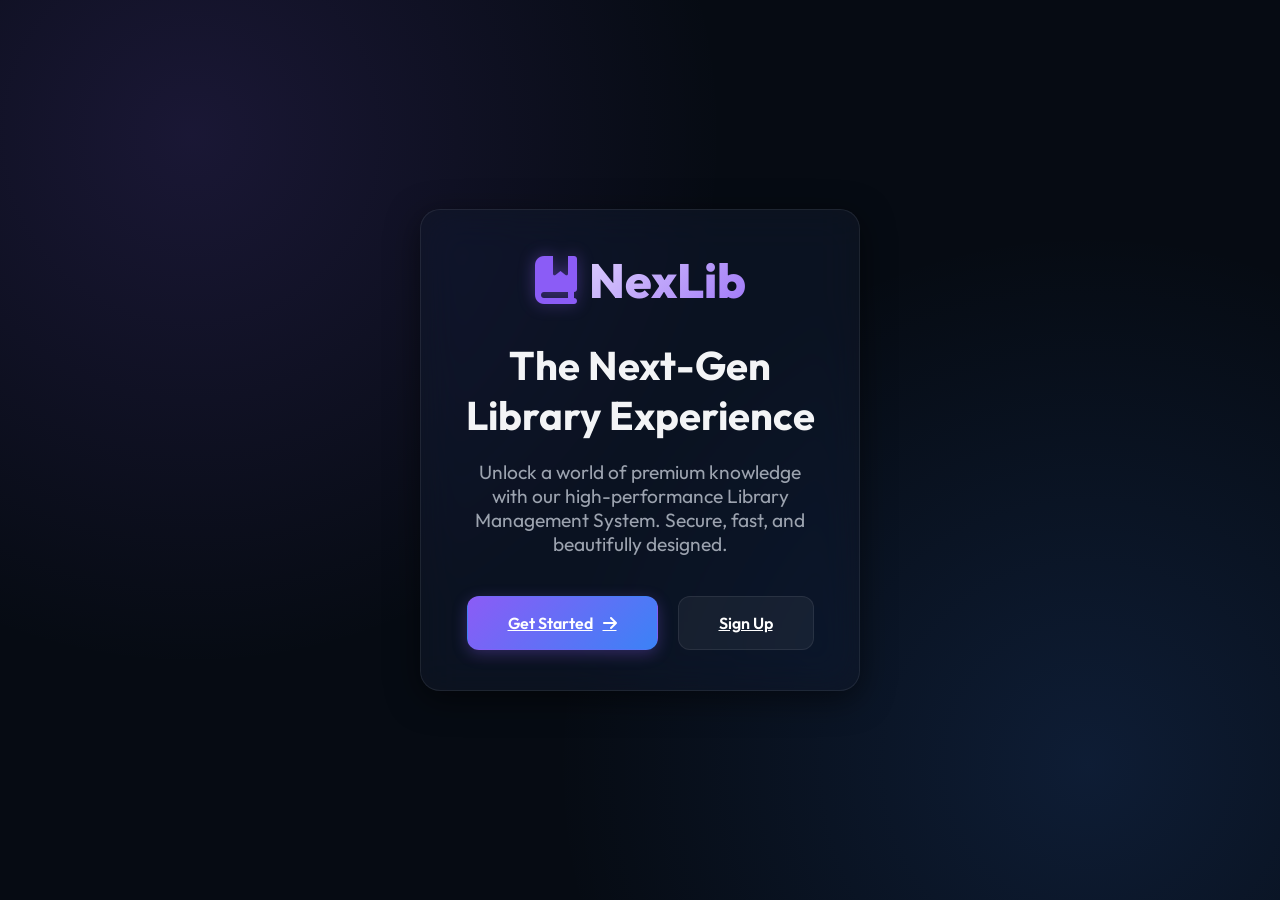
<file: frontend/index.html>
<!DOCTYPE html>
<html lang="en">
<head>
    <meta charset="UTF-8">
    <meta name="viewport" content="width=device-width, initial-scale=1.0">
    <title>NexLib | Your Future Library</title>
    <link rel="stylesheet" href="style.css">
</head>
<body class="auth-container">
    <div class="auth-card glass" style="max-width: 600px; text-align: center; padding: 60px;">
        <div class="sidebar-brand" style="justify-content: center; font-size: 3rem; margin-bottom: 30px;">
            <i class="fas fa-book-bookmark"></i>
            <span>NexLib</span>
        </div>
        <h1 style="font-size: 2.5rem; margin-bottom: 20px;">The Next-Gen Library Experience</h1>
        <p style="color: var(--text-muted); font-size: 1.2rem; margin-bottom: 40px;">
            Unlock a world of premium knowledge with our high-performance Library Management System. 
            Secure, fast, and beautifully designed.
        </p>
        <div style="display: flex; gap: 20px; justify-content: center;">
            <a href="login.html" class="btn btn-primary" style="padding: 16px 40px;">Get Started <i class="fas fa-arrow-right"></i></a>
            <a href="register.html" class="btn btn-glass" style="padding: 16px 40px;">Sign Up</a>
        </div>
    </div>

    <script src="app.js"></script>
    <script>
        // Check if already logged in and redirect
        if (sessionStorage.getItem('token')) {
            const role = sessionStorage.getItem('role');
            window.location.href = role === 'admin' ? 'admin_dashboard.html' : 'student_dashboard.html';
        }
    </script>
</body>
</html>
</file>
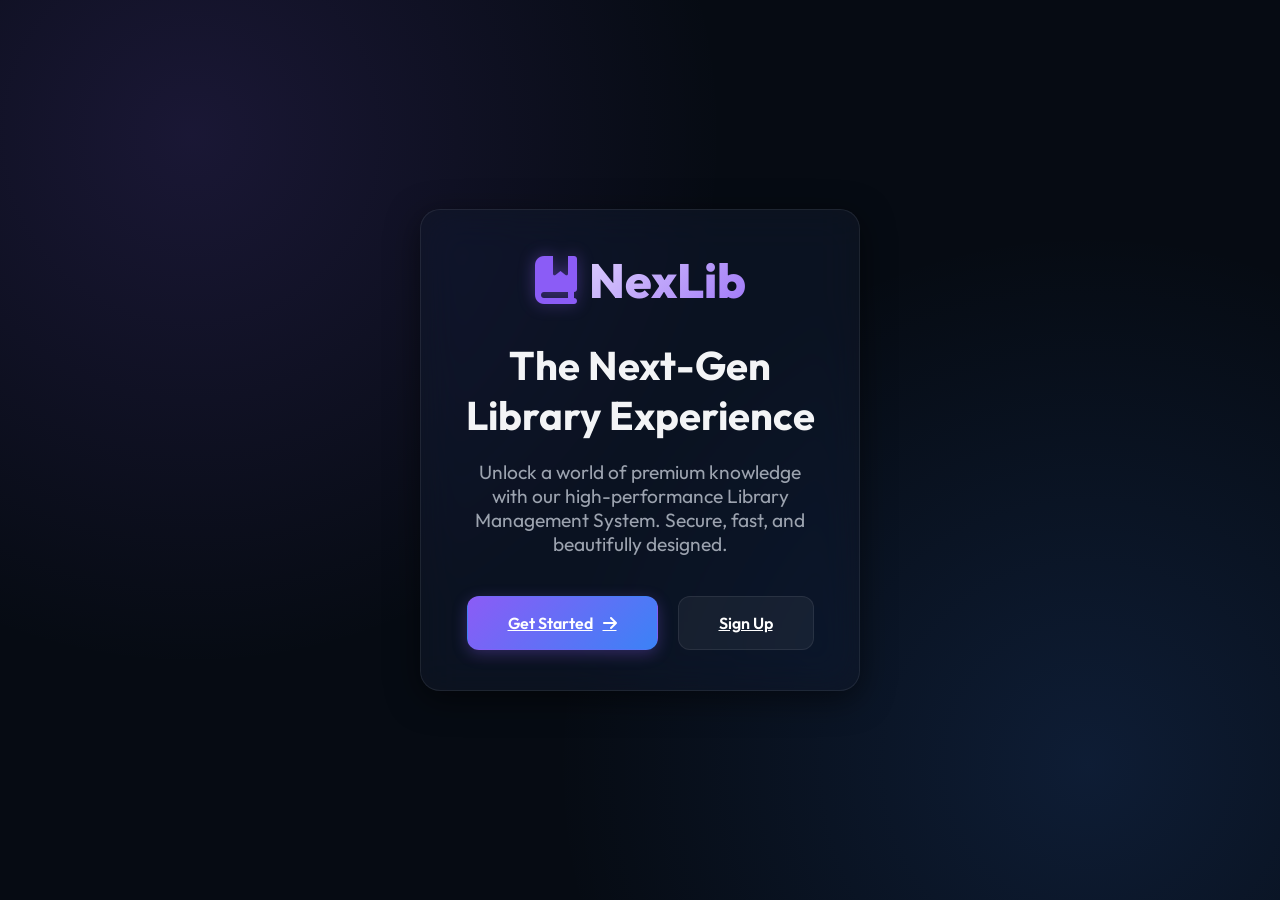
<file: Amit/frontend/index.html>
<!DOCTYPE html>
<html lang="en">
<head>
    <meta charset="UTF-8">
    <meta name="viewport" content="width=device-width, initial-scale=1.0">
    <title>NexLib | Your Future Library</title>
    <link rel="stylesheet" href="style.css">
</head>
<body class="auth-container">
    <div class="auth-card glass" style="max-width: 600px; text-align: center; padding: 60px;">
        <div class="sidebar-brand" style="justify-content: center; font-size: 3rem; margin-bottom: 30px;">
            <i class="fas fa-book-bookmark"></i>
            <span>NexLib</span>
        </div>
        <h1 style="font-size: 2.5rem; margin-bottom: 20px;">The Next-Gen Library Experience</h1>
        <p style="color: var(--text-muted); font-size: 1.2rem; margin-bottom: 40px;">
            Unlock a world of premium knowledge with our high-performance Library Management System. 
            Secure, fast, and beautifully designed.
        </p>
        <div style="display: flex; gap: 20px; justify-content: center;">
            <a href="login.html" class="btn btn-primary" style="padding: 16px 40px;">Get Started <i class="fas fa-arrow-right"></i></a>
            <a href="register.html" class="btn btn-glass" style="padding: 16px 40px;">Sign Up</a>
        </div>
    </div>

    <script src="app.js"></script>
    <script>
        // Check if already logged in and redirect
        if (sessionStorage.getItem('token')) {
            const role = sessionStorage.getItem('role');
            window.location.href = role === 'admin' ? 'admin_dashboard.html' : 'student_dashboard.html';
        }
    </script>
</body>
</html>
</file>
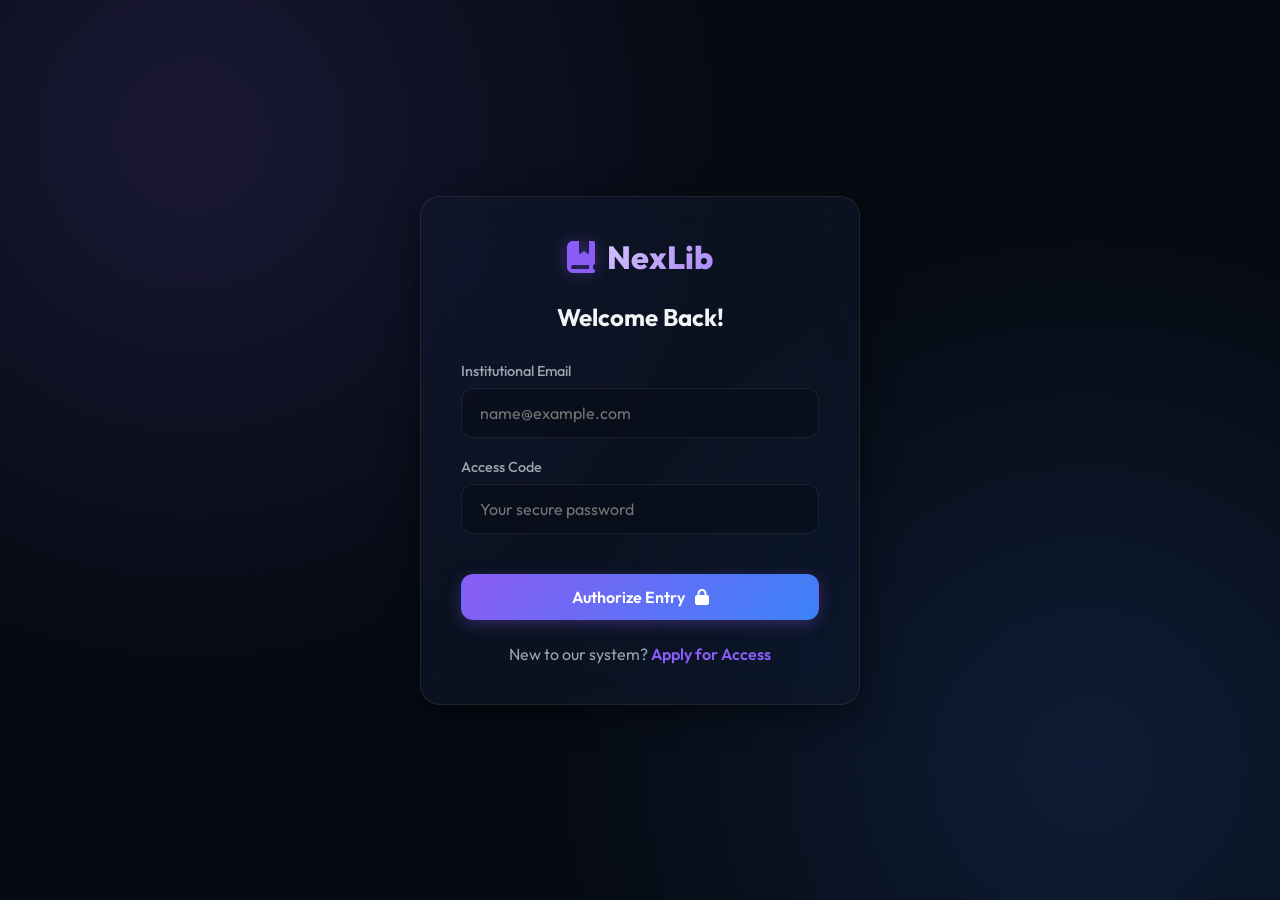
<file: frontend/books.html>
<!DOCTYPE html>
<html lang="en">
<head>
    <meta charset="UTF-8">
    <meta name="viewport" content="width=device-width, initial-scale=1.0">
    <title>NexLib | Catalog Management</title>
    <link rel="stylesheet" href="style.css">
</head>
<body class="app-layout">
    <nav class="sidebar glass" id="sidebar-container"></nav>
    <main class="content">
        <header class="page-header">
            <div class="page-title">
                <h1>Archive Management</h1>
                <p>Curate, update, and monitor the global library collection.</p>
            </div>
            <div class="user-profile" id="header-profile" style="display: flex; align-items: center; gap: 15px;"></div>
        </header>

        <!-- Management Controls -->
        <section class="glass" id="mgmt-controls" style="padding: 20px; margin-bottom: 30px; display: flex; justify-content: space-between; align-items: center;">
            <div style="display: flex; gap: 20px; align-items: center;">
                <div class="search-wrapper">
                    <i class="fas fa-search"></i>
                    <input type="text" class="form-control" placeholder="Search archive..." oninput="debounce(this.value)">
                </div>
                <div id="view-switcher" style="display: flex; background: rgba(255,255,255,0.05); padding: 5px; border-radius: 10px;">
                    <button id="view-table" class="btn btn-glass active-view" style="padding: 10px 15px; border: none; background: var(--primary);" onclick="switchView('table')">
                        <i class="fas fa-list"></i>
                    </button>
                    <button id="view-grid" class="btn btn-glass" style="padding: 10px 15px; border: none;" onclick="switchView('grid')">
                        <i class="fas fa-th-large"></i>
                    </button>
                </div>
            </div>
            <div id="admin-actions" style="display: flex; gap: 15px;">
                <button class="btn btn-glass"><i class="fas fa-file-export"></i> Export CSV</button>
                <button id="add-book-btn" onclick="openBookModal()" class="btn btn-primary"><i class="fas fa-plus"></i> Add New Entry</button>
            </div>
        </section>

        <section id="books-container">
            <div class="glass table-card loading-pulse" style="height: 500px;"></div>
        </section>
    </main>

    <!-- Modal for Add/Edit Book -->
    <div id="book-modal" class="modal-overlay">
        <div class="modal-content">
            <div class="modal-header" style="margin-bottom: 30px;">
                <h2 id="modal-title">Archive Entry</h2>
                <p style="color: var(--text-muted); font-size: 0.9rem;">Register a new physical or digital asset.</p>
            </div>
            <form id="book-form">
                <input type="hidden" id="book-id">
                <div class="form-group"><label>Asset Title</label><input type="text" id="book-title" class="form-control" required placeholder="The Great Gatsby"></div>
                <div class="form-group"><label>Primary Author</label><input type="text" id="book-author" class="form-control" required placeholder="F. Scott Fitzgerald"></div>
                
                <div style="display: grid; grid-template-columns: 1fr 1fr; gap: 20px;">
                    <div class="form-group"><label>ISBN-13</label><input type="text" id="book-isbn" class="form-control" placeholder="978-..."></div>
                    <div class="form-group"><label>Quantity</label><input type="number" id="book-qty" class="form-control" value="1" min="0"></div>
                </div>
                
                <div class="form-group"><label>Genre / Category</label><input type="text" id="book-cat" class="form-control" placeholder="e.g. Science, Fiction"></div>
                <div class="form-group"><label>Cover Image URL</label><input type="url" id="book-cover" class="form-control" placeholder="https://..."></div>
                
                <div style="display: flex; justify-content: flex-end; gap: 15px; margin-top: 30px;">
                    <button type="button" class="btn btn-glass" onclick="document.getElementById('book-modal').style.display='none'">Discard</button>
                    <button type="submit" class="btn btn-primary">Commit Changes <i class="fas fa-database"></i></button>
                </div>
            </form>
        </div>
    </div>

    <div id="toast-container"></div>
    <script src="app.js"></script>
    <script>
        const userRole = checkAuth();
        let currentView = userRole === 'admin' ? 'table' : 'grid';
        
        // UI Adjustments for Student
        if (userRole !== 'admin') {
            document.querySelector('.page-title h1').innerText = 'Digital Archive';
            document.querySelector('.page-title p').innerText = 'Explore and issue your next favorite book.';
            
            // Hide admin elements
            const adminActions = document.getElementById('admin-actions');
            if (adminActions) adminActions.style.display = 'none';
            
            const viewSwitcher = document.getElementById('view-switcher');
            if (viewSwitcher) viewSwitcher.style.display = 'none';
        }

        function switchView(view) {
            currentView = view;
            if (userRole === 'admin') {
                document.getElementById('view-table').style.background = view === 'table' ? 'var(--primary)' : 'transparent';
                document.getElementById('view-grid').style.background = view === 'grid' ? 'var(--primary)' : 'transparent';
            }
            loadCatalog();
        }

        function openBookModal(book = null) {
            if (userRole !== 'admin') return;
            const modal = document.getElementById('book-modal');
            document.getElementById('modal-title').innerText = book ? 'Modify Archive Entry' : 'New Archive Entry';
            document.getElementById('book-id').value = book ? book.id : '';
            document.getElementById('book-title').value = book ? book.title : '';
            document.getElementById('book-author').value = book ? book.author : '';
            document.getElementById('book-isbn').value = book ? (book.isbn || '') : '';
            document.getElementById('book-qty').value = book ? book.quantity : 1;
            document.getElementById('book-cat').value = book ? (book.category || '') : '';
            document.getElementById('book-cover').value = book ? (book.cover_url || '') : '';
            modal.style.display = 'flex';
        }

        document.getElementById('book-form').addEventListener('submit', async (e) => {
            e.preventDefault();
            const id = document.getElementById('book-id').value;
            const payload = { title: document.getElementById('book-title').value, author: document.getElementById('book-author').value, isbn: document.getElementById('book-isbn').value, quantity: parseInt(document.getElementById('book-qty').value), category: document.getElementById('book-cat').value, cover_url: document.getElementById('book-cover').value };
            const method = id ? 'PUT' : 'POST';
            const endpoint = id ? `/books/${id}` : '/books';
            const res = await fetchApi(endpoint, method, payload);
            if (res) { showToast('Collection sync successful!', 'success'); document.getElementById('book-modal').style.display='none'; loadCatalog(); }
        });
        
        async function deleteBook(id) {
            if (!confirm('Permanent Deletion: Are you sure?')) return;
            const res = await fetchApi(`/books/${id}`, 'DELETE');
            if (res) { showToast('Asset purged from library.', 'warning'); loadCatalog(); }
        }
    </script>
</body>
</html>
</file>
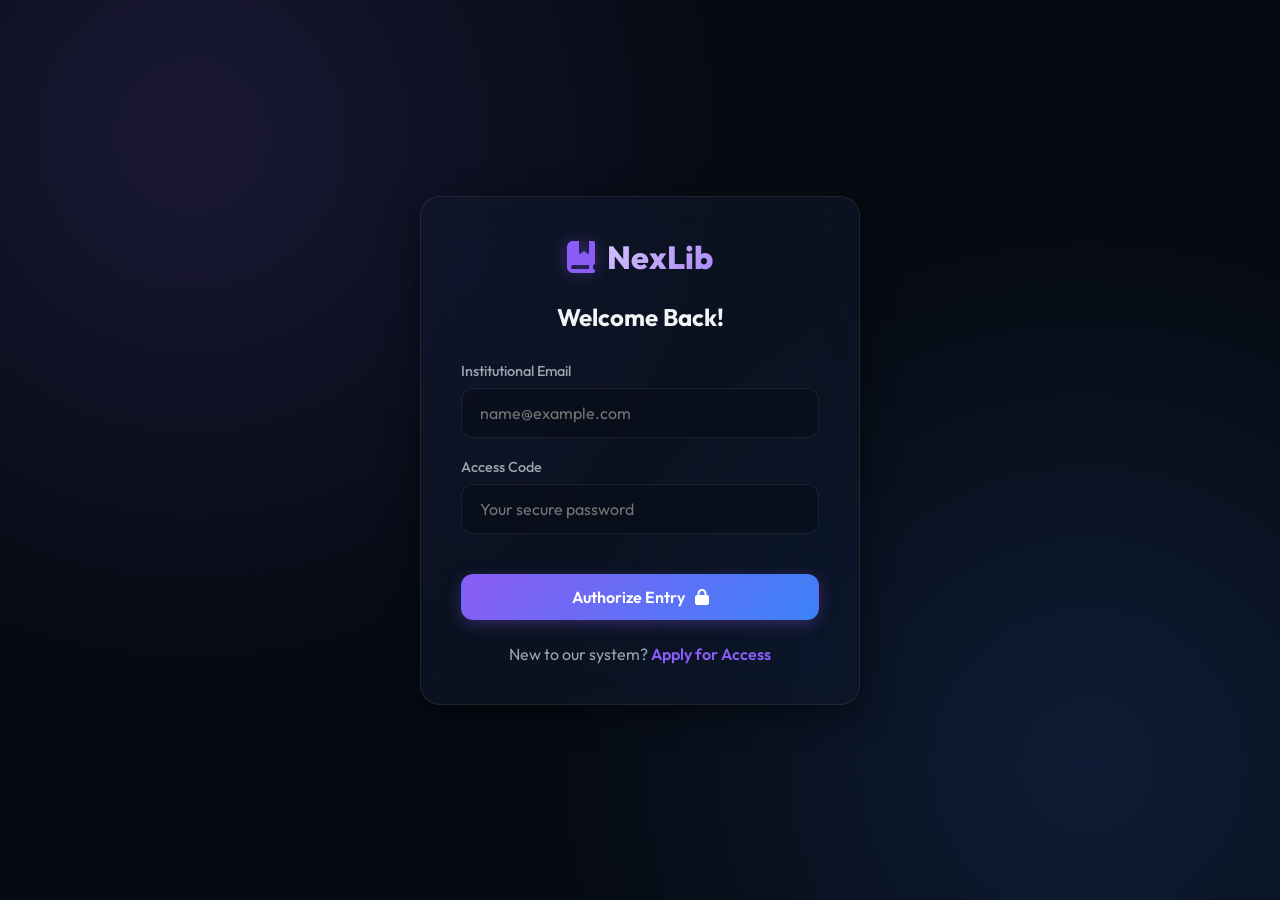
<file: frontend/issue.html>
<!DOCTYPE html>
<html lang="en">
<head>
    <meta charset="UTF-8">
    <meta name="viewport" content="width=device-width, initial-scale=1.0">
    <title>NexLib | Loan Protocol</title>
    <link rel="stylesheet" href="style.css">
</head>
<body class="app-layout">
    <nav class="sidebar glass" id="sidebar-container"></nav>

    <main class="content">
        <header class="page-header">
            <div class="page-title">
                <h1 id="page_heading">Loan Authorization</h1>
                <p id="page_subtext">Register a new book loan protocol for yourself or a student.</p>
            </div>
            <div class="user-profile" id="header-profile" style="display: flex; align-items: center; gap: 15px;"></div>
        </header>

        <section class="glass" style="max-width: 700px; margin: 0 auto; padding: 60px;">
            <div class="sidebar-brand" style="justify-content: center; font-size: 2.5rem; margin-bottom: 40px; border-bottom: 1px solid var(--glass-border); padding-bottom: 30px;">
                <i class="fas fa-file-signature"></i>
                <span>NexProtocol</span>
            </div>
            
            <form id="issue-form">
                <div class="form-group" id="student-group" style="display: none;">
                    <label>Select Recipient (Student)</label>
                    <div class="search-wrapper" style="max-width: 100%;">
                        <i class="fas fa-users-viewfinder"></i>
                        <select id="issue-student" class="form-control" required style="padding-left: 50px;">
                            <option value="">Querying database...</option>
                        </select>
                    </div>
                </div>

                <div class="form-group">
                    <label>Select Asset (Book Title)</label>
                    <div class="search-wrapper" style="max-width: 100%;">
                        <i class="fas fa-book-bookmark"></i>
                        <select id="issue-book" class="form-control" required style="padding-left: 50px;">
                            <option value="">Analyzing catalog...</option>
                        </select>
                    </div>
                </div>
                
                <div style="background: rgba(139, 92, 246, 0.05); padding: 30px; border-radius: 20px; border: 1px solid rgba(139, 92, 246, 0.15); margin-top: 30px;">
                    <h4 style="color: var(--primary); margin-bottom: 15px; font-weight: 700;"><i class="fas fa-shield-halved"></i> Institutional Loan Policy</h4>
                    <ul style="list-style: none; color: var(--text-muted); font-size: 0.9rem; line-height: 1.8;">
                        <li><i class="fas fa-check" style="color:var(--accent);"></i> Standard loan duration: <strong>7 Days</strong></li>
                        <li><i class="fas fa-check" style="color:var(--accent);"></i> Overdue fine rate: <strong>₹10 Per Day</strong></li>
                        <li><i class="fas fa-check" style="color:var(--accent);"></i> Asset must be returned in original condition.</li>
                    </ul>
                </div>

                <div style="display: flex; gap: 20px; margin-top: 50px;">
                    <button type="submit" class="btn btn-primary" style="flex: 2; padding: 18px;">Authorize & Sign <i class="fas fa-signature"></i></button>
                    <button type="button" class="btn btn-glass" onclick="window.history.back()" style="flex: 1; padding: 18px;">Discard</button>
                </div>
            </form>
        </section>
    </main>

    <div id="toast-container"></div>
    <script src="app.js"></script>
    <script>
        document.addEventListener('DOMContentLoaded', async () => {
            const role = checkAuth(); // verified: any auth role allowed
            if (role === 'admin') {
                document.getElementById('student-group').style.display = 'block';
                const users = await fetchApi('/users');
                const studentSelect = document.getElementById('issue-student');
                if (users) {
                    studentSelect.innerHTML = '<option value="">Search student record...</option>' + 
                        users.filter(u => u.role === 'student').map(u => `<option value="${u.id}">${u.name} (${u.email})</option>`).join('');
                }
            } else {
                document.getElementById('page_heading').innerText = 'Request Asset';
                document.getElementById('page_subtext').innerText = 'Select an available book to add to your reading collection.';
            }
            
            const books = await fetchApi('/books/available');
            const bookSelect = document.getElementById('issue-book');
            if (books) {
                bookSelect.innerHTML = '<option value="">Find available asset...</option>' + 
                    books.map(b => `<option value="${b.id}">${b.title} [${b.quantity} In Stock]</option>`).join('');
            }
        });

        document.getElementById('issue-form').addEventListener('submit', async (e) => {
            e.preventDefault();
            const bookId = parseInt(document.getElementById('issue-book').value);
            const role = sessionStorage.getItem('role');
            
            // If admin, use dropdown; if student, send null so backend infers current user
            const studentId = role === 'admin' ? parseInt(document.getElementById('issue-student').value) : null;
            
            const res = await fetchApi('/issue', 'POST', { book_id: bookId, user_id: studentId });
            if (res) {
                showToast('Protocol Activated. Asset Loan Signed.', 'success');
                setTimeout(() => window.location.href = (role === 'admin' ? 'admin_dashboard.html' : 'student_dashboard.html'), 1500);
            }
        });
    </script>
</body>
</html>
</file>
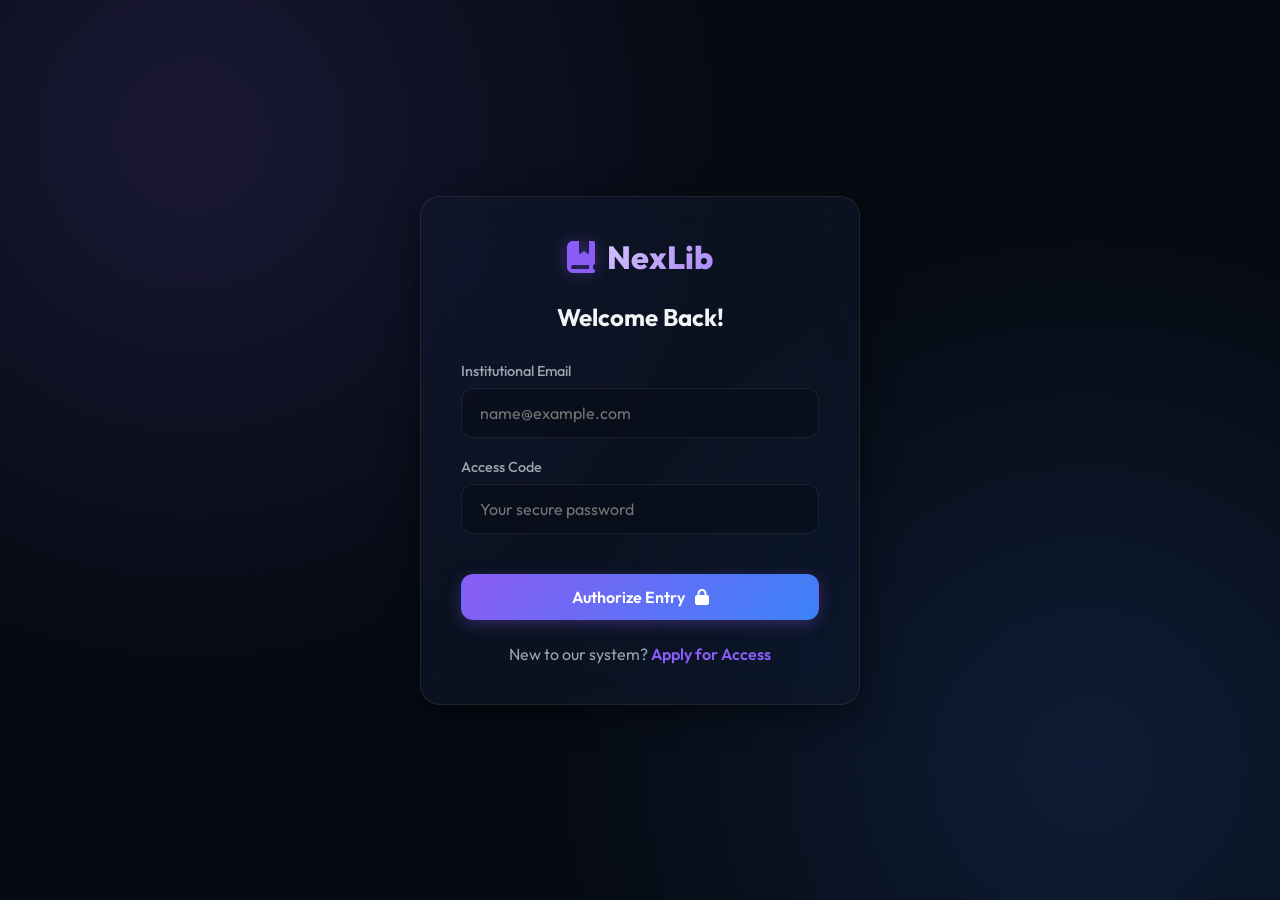
<file: frontend/login.html>
<!DOCTYPE html>
<html lang="en">
<head>
    <meta charset="UTF-8">
    <meta name="viewport" content="width=device-width, initial-scale=1.0">
    <title>NexLib | Unlock Library</title>
    <link rel="stylesheet" href="style.css">
</head>
<body class="auth-container">
    <div class="auth-card glass" style="max-width: 480px; padding: 60px;">
        <div class="sidebar-brand" style="justify-content: center; font-size: 2rem; margin-bottom: 25px;">
            <i class="fas fa-book-bookmark"></i>
            <span>NexLib</span>
        </div>
        <h2 style="font-weight: 700; margin-bottom: 30px; text-align: center;">Welcome Back!</h2>
        <form id="login-form">
            <div class="form-group">
                <label>Institutional Email</label>
                <input type="email" class="form-control" id="login-email" required placeholder="name@example.com">
            </div>
            <div class="form-group">
                <label>Access Code</label>
                <input type="password" class="form-control" id="login-password" required placeholder="Your secure password">
            </div>
            <button type="submit" class="btn btn-primary" style="width: 100%; margin-top: 20px;">Authorize Entry <i class="fas fa-lock"></i></button>
        </form>
        <p class="mt-4 text-center" style="font-size: 1rem; color: var(--text-muted); margin-top: 1.5rem;">
            New to our system? <a href="register.html" style="color: var(--primary); text-decoration: none; font-weight: 600;">Apply for Access</a>
        </p>
    </div>
    <div id="toast-container"></div>
    <script src="app.js"></script>
    <script>
        document.getElementById('login-form').addEventListener('submit', async (e) => {
            e.preventDefault();
            const email = document.getElementById('login-email').value;
            const password = document.getElementById('login-password').value;
            
            try {
                const response = await fetch('http://127.0.0.1:8000/login', {
                    method: 'POST',
                    headers: { 'Content-Type': 'application/json' },
                    body: JSON.stringify({ email, password })
                });
                
                const data = await response.json();
                if (response.ok) {
                    sessionStorage.setItem('token', data.access_token);
                    sessionStorage.setItem('role', data.role);
                    showToast('Access Granted! Synchronizing profile...', 'success');
                    setTimeout(() => window.location.href = data.role === 'admin' ? 'admin_dashboard.html' : 'student_dashboard.html', 1500);
                } else {
                    showToast(data.detail || 'Access Denied: Invalid Credentials', 'danger');
                }
            } catch (err) {
                showToast('Library Core Offline: Connection Failed', 'danger');
            }
        });
    </script>
</body>
</html>
</file>
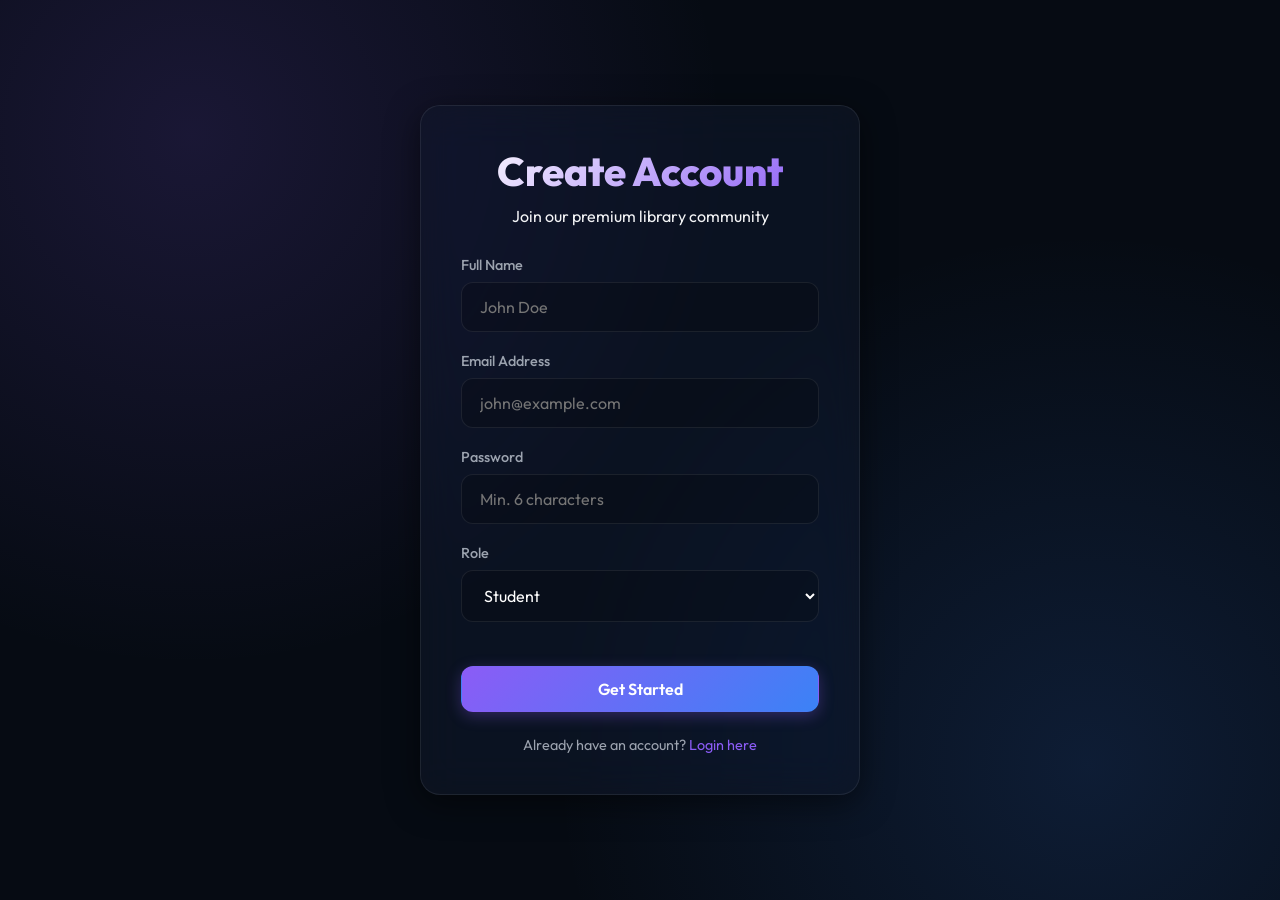
<file: frontend/register.html>
<!DOCTYPE html>
<html lang="en">
<head>
    <meta charset="UTF-8">
    <meta name="viewport" content="width=device-width, initial-scale=1.0">
    <title>NexLib | Register Account</title>
    <link rel="stylesheet" href="style.css">
</head>
<body class="auth-container">
    <div class="auth-card glass">
        <header class="auth-header">
            <h1>Create Account</h1>
            <p>Join our premium library community</p>
        </header>
        <form id="register-form">
            <div class="form-group">
                <label>Full Name</label>
                <input type="text" class="form-control" id="reg-name" required placeholder="John Doe">
            </div>
            <div class="form-group">
                <label>Email Address</label>
                <input type="email" class="form-control" id="reg-email" required placeholder="john@example.com">
            </div>
            <div class="form-group">
                <label>Password</label>
                <input type="password" class="form-control" id="reg-password" required placeholder="Min. 6 characters">
            </div>
            <div class="form-group">
                <label>Role</label>
                <select id="reg-role" class="form-control">
                    <option value="student">Student</option>
                    <option value="admin">Admin</option>
                </select>
            </div>
            <button type="submit" class="btn btn-primary w-full mt-4" style="width: 100%;">Get Started</button>
        </form>
        <p class="mt-4 text-center" style="font-size: 0.9rem; color: var(--text-muted);">
            Already have an account? <a href="login.html" style="color: var(--primary); text-decoration: none;">Login here</a>
        </p>
    </div>
    <div id="toast-container"></div>
    <script src="app.js"></script>
    <script>
        document.getElementById('register-form').addEventListener('submit', async (e) => {
            e.preventDefault();
            const payload = {
                name: document.getElementById('reg-name').value,
                email: document.getElementById('reg-email').value,
                password: document.getElementById('reg-password').value,
                role: document.getElementById('reg-role').value
            };
            
            try {
                const res = await fetch('http://127.0.0.1:8000/register', {
                    method: 'POST',
                    headers: { 'Content-Type': 'application/json' },
                    body: JSON.stringify(payload)
                });
                
                const data = await res.json();
                if (res.ok) {
                    showToast('Account created! Logging you in...', 'success');
                    // Automatically log in
                    const loginRes = await fetch('http://127.0.0.1:8000/login', {
                        method: 'POST',
                        headers: { 'Content-Type': 'application/json' },
                        body: JSON.stringify({ email: payload.email, password: payload.password })
                    });

                    const loginData = await loginRes.json();
                    if (loginRes.ok) {
                        sessionStorage.setItem('token', loginData.access_token);
                        sessionStorage.setItem('role', loginData.role);
                        setTimeout(() => {
                           window.location.href = loginData.role === 'admin' ? 'admin_dashboard.html' : 'student_dashboard.html';
                        }, 1000);
                    }
                } else {
                    showToast(data.detail || 'Registration failed', 'danger');
                }
            } catch (err) {
                showToast('API unreachable.', 'danger');
            }
        });
    </script>
</body>
</html>
</file>
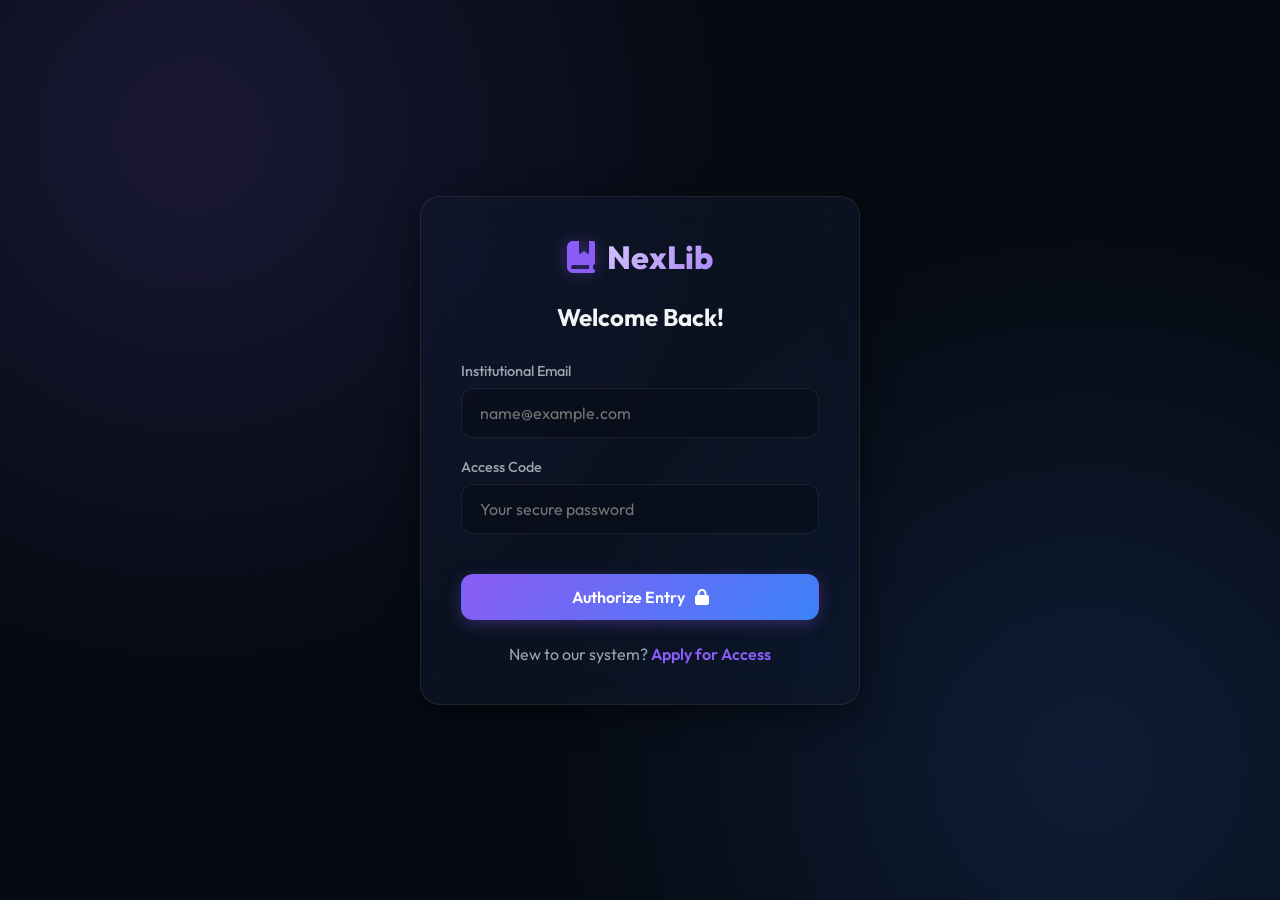
<file: frontend/return.html>
<!DOCTYPE html>
<html lang="en">
<head>
    <meta charset="UTF-8">
    <meta name="viewport" content="width=device-width, initial-scale=1.0">
    <title>NexLib | Return Archive</title>
    <link rel="stylesheet" href="style.css">
</head>
<body class="app-layout">
    <nav class="sidebar glass" id="sidebar-container"></nav>
    <main class="content">
        <header class="page-header">
            <div class="page-title">
                <h1>Returns & Archive</h1>
                <p>Process pending book returns and manage historical loan archives.</p>
            </div>
            <div class="user-profile" id="header-profile" style="display: flex; align-items: center; gap: 15px;"></div>
        </header>

        <section class="glass table-card" style="padding: 40px;">
            <div style="display: flex; justify-content: space-between; align-items: center; margin-bottom: 30px;">
                <h3>Active Book Loans</h3>
                <div class="search-wrapper" style="max-width:300px;">
                    <i class="fas fa-filter"></i>
                    <input type="text" class="form-control" placeholder="Search loans...">
                </div>
            </div>
            <table>
                <thead>
                    <tr>
                        <th>Subject / Student</th>
                        <th>Book Title</th>
                        <th>Loan Status</th>
                        <th>Protocol Due</th>
                        <th>Management</th>
                    </tr>
                </thead>
                <tbody id="active-loans-list">
                    <!-- Data loaded via JS -->
                </tbody>
            </table>
        </section>
    </main>

    <!-- Fine Payment Confirmation Modal -->
    <div id="fine-modal" class="modal-overlay">
        <div class="modal-content glass" style="max-width: 450px; text-align: center;">
            <div style="font-size: 3rem; color: var(--danger); margin-bottom: 20px;">
                <i class="fas fa-clock-rotate-left"></i>
            </div>
            <h2>Protocol Violation: Overdue</h2>
            <p style="color: var(--text-muted); margin: 20px 0;">This asset has exceeded the 7-day loan policy. Fine accumulated must be settled.</p>
            <div style="background: rgba(244, 63, 94, 0.1); padding: 25px; border-radius: 15px; margin-bottom: 30px; border: 1px solid rgba(244,63,94,0.2);">
                <span style="display: block; font-size: 0.9rem; color: var(--danger); font-weight: 600;">FINE BALANCE</span>
                <span id="fine-amount" style="font-size: 2.5rem; font-weight: 800; color: #fff;">₹0</span>
            </div>
            <div style="display: flex; gap: 15px;">
                <button class="btn btn-glass" style="flex: 1;" onclick="document.getElementById('fine-modal').style.display='none'">Postpone</button>
                <button class="btn btn-primary" style="flex: 2; background: var(--danger);" id="confirm-pay-btn">Settle & Archive <i class="fas fa-check"></i></button>
            </div>
        </div>
    </div>

    <div id="toast-container"></div>
    <script src="app.js"></script>
    <script>
        checkAuth();
        let selectedIssueId = null;

        async function initReturnPage() {
            const role = sessionStorage.getItem('role');
            const issues = await fetchApi(role === 'admin' ? '/issued' : '/my-issues');
            if (!issues) return;
            const active = issues.filter(i => i.status === 'issued');
            
            document.getElementById('active-loans-list').innerHTML = active.map(i => {
                const isOverdue = new Date(i.due_date) < new Date();
                const daysLate = isOverdue ? Math.ceil((new Date() - new Date(i.due_date)) / (1000*60*60*24)) : 0;
                const fine = daysLate * 10;
                
                return `
                    <tr>
                        <td style="display:flex; align-items:center; gap:12px;">
                            <div style="width:35px; height:35px; border-radius:50%; background:rgba(255,255,255,0.05); display:flex; align-items:center; justify-content:center; color:var(--text-muted);">
                                <i class="fas fa-user-circle"></i>
                            </div>
                            <span>${i.student_name || 'Self'}</span>
                        </td>
                        <td><strong>${i.book_title}</strong></td>
                        <td>
                            <span class="badge ${isOverdue ? 'badge-danger' : 'badge-warning'}">
                                ${isOverdue ? `LATE (${daysLate}d)` : 'ON SCHEDULE'}
                            </span>
                        </td>
                        <td>
                            <span style="color:${isOverdue ? 'var(--danger)' : 'var(--text-main)'}">
                                ${i.due_date}
                            </span>
                        </td>
                        <td>
                            <button onclick="handleReturn(${i.id}, ${fine})" class="btn btn-primary" style="padding: 10px 20px; font-size: 0.85rem;">
                                ${fine > 0 ? 'Settle Return' : 'Archive Return'}
                            </button>
                        </td>
                    </tr>
                `;
            }).join('') || '<tr><td colspan="5" class="text-center" style="padding: 100px; color: var(--text-muted);">Archive is currently empty. All assets are safely stored.</td></tr>';
        }

        function handleReturn(id, fine) {
            if (fine > 0) {
                selectedIssueId = id;
                document.getElementById('fine-amount').innerText = `₹${fine}`;
                document.getElementById('fine-modal').style.display = 'flex';
                document.getElementById('confirm-pay-btn').onclick = () => performReturn(id);
            } else {
                if(confirm('Archive this return protocol?')) performReturn(id);
            }
        }

        async function performReturn(id) {
            const res = await fetchApi('/return', 'POST', { issue_id: id });
            if (res) {
                showToast('Protocol Closed. Asset Restored.', 'success');
                document.getElementById('fine-modal').style.display = 'none';
                initReturnPage();
            }
        }

        initReturnPage();
    </script>
</body>
</html>
</file>
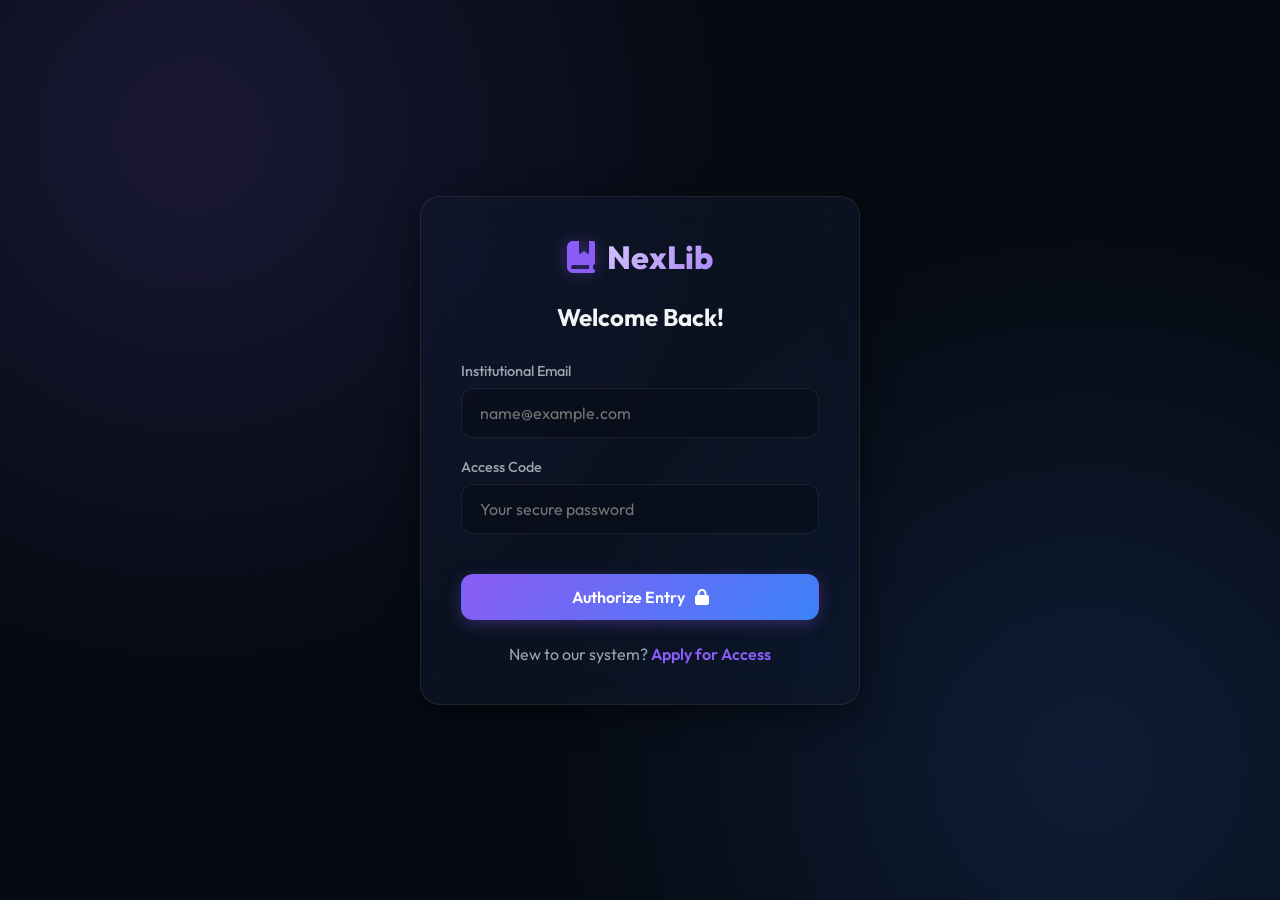
<file: frontend/student_dashboard.html>
<!DOCTYPE html>
<html lang="en">
<head>
    <meta charset="UTF-8">
    <meta name="viewport" content="width=device-width, initial-scale=1.0">
    <title>NexLib | My Portal</title>
    <link rel="stylesheet" href="style.css">
</head>
<body class="app-layout">
    <nav class="sidebar glass" id="sidebar-container"></nav>
    <main class="content">
        <header class="page-header">
            <div class="page-title">
                <h1>My Portal</h1>
                <p>Welcome back! You have 10,000+ titles waiting for you.</p>
            </div>
            <div class="user-profile" id="header-profile" style="display: flex; align-items: center; gap: 15px;"></div>
        </header>
        <section class="stats-container" id="student-summary">
            <div class="stat-card glass loading-pulse" style="height: 120px;"></div>
            <div class="stat-card glass loading-pulse" style="height: 120px;"></div>
        </section>
        <section class="glass table-card">
            <h3>My Reading History</h3>
            <div class="table-container">
                <table>
                    <thead><tr><th>Book Title</th><th>Issue Date</th><th>Due Date</th><th>Status</th><th>Fine</th></tr></thead>
                    <tbody id="history-list"></tbody>
                </table>
            </div>
        </section>
    </main>
    <div id="toast-container"></div>
    <script src="app.js"></script>
    <script>checkAuth('student');</script>
</body>
</html>
</file>
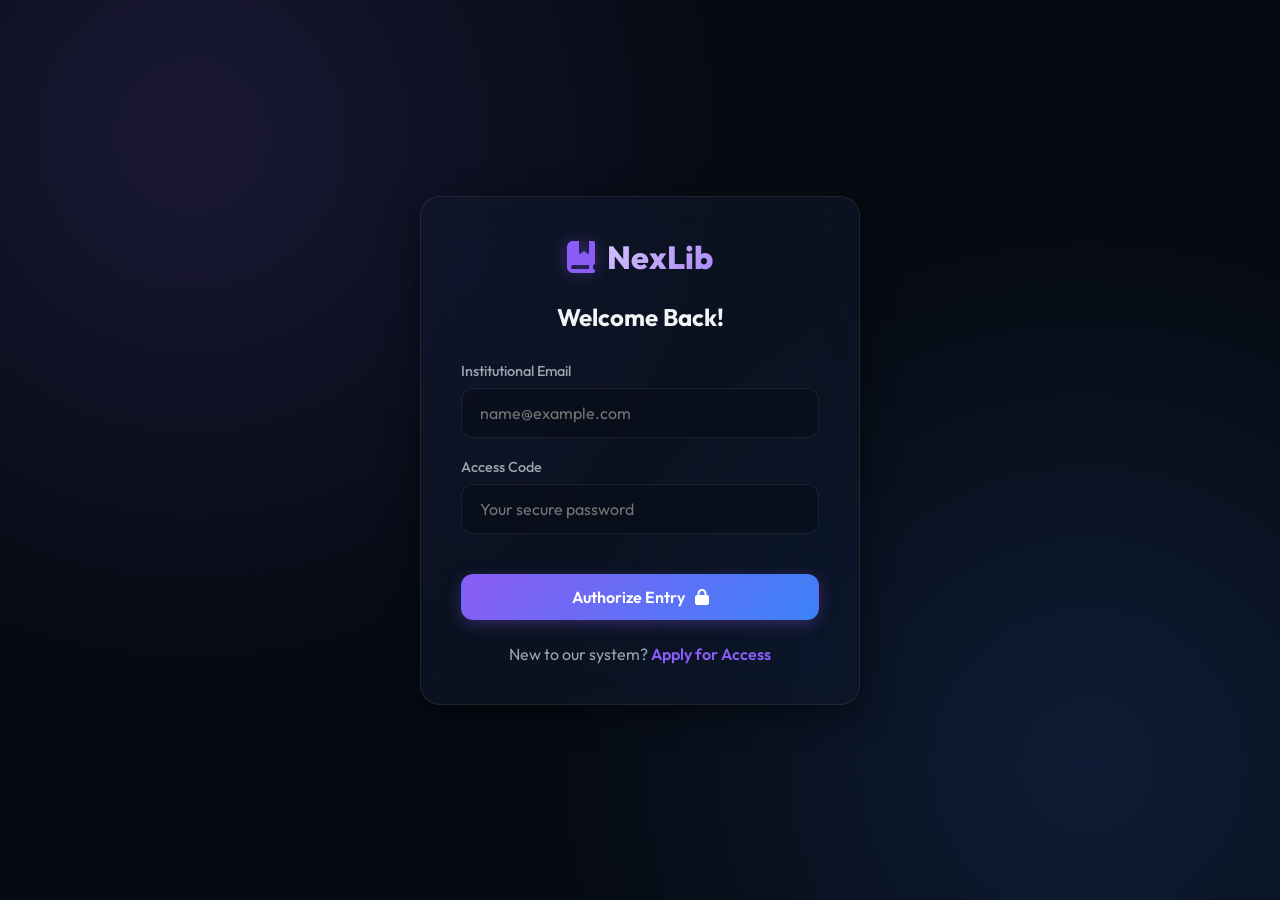
<file: Amit/frontend/books.html>
<!DOCTYPE html>
<html lang="en">
<head>
    <meta charset="UTF-8">
    <meta name="viewport" content="width=device-width, initial-scale=1.0">
    <title>NexLib | Catalog Management</title>
    <link rel="stylesheet" href="style.css">
</head>
<body class="app-layout">
    <nav class="sidebar glass" id="sidebar-container"></nav>
    <main class="content">
        <header class="page-header">
            <div class="page-title">
                <h1>Archive Management</h1>
                <p>Curate, update, and monitor the global library collection.</p>
            </div>
            <div class="user-profile" id="header-profile" style="display: flex; align-items: center; gap: 15px;"></div>
        </header>

        <!-- Management Controls -->
        <section class="glass" style="padding: 20px; margin-bottom: 30px; display: flex; justify-content: space-between; align-items: center;">
            <div style="display: flex; gap: 20px; align-items: center;">
                <div class="search-wrapper">
                    <i class="fas fa-search"></i>
                    <input type="text" class="form-control" placeholder="Search archive..." oninput="debounce(this.value)">
                </div>
                <div style="display: flex; background: rgba(255,255,255,0.05); padding: 5px; border-radius: 10px;">
                    <button id="view-table" class="btn btn-glass active-view" style="padding: 10px 15px; border: none; background: var(--primary);" onclick="switchView('table')">
                        <i class="fas fa-list"></i>
                    </button>
                    <button id="view-grid" class="btn btn-glass" style="padding: 10px 15px; border: none;" onclick="switchView('grid')">
                        <i class="fas fa-th-large"></i>
                    </button>
                </div>
            </div>
            <div style="display: flex; gap: 15px;">
                <button class="btn btn-glass"><i class="fas fa-file-export"></i> Export CSV</button>
                <button onclick="openBookModal()" class="btn btn-primary"><i class="fas fa-plus"></i> Add New Entry</button>
            </div>
        </section>

        <section id="books-container">
            <div class="glass table-card loading-pulse" style="height: 500px;"></div>
        </section>
    </main>

    <!-- Modal for Add/Edit Book -->
    <div id="book-modal" class="modal-overlay">
        <div class="modal-content">
            <div class="modal-header" style="margin-bottom: 30px;">
                <h2 id="modal-title">Archive Entry</h2>
                <p style="color: var(--text-muted); font-size: 0.9rem;">Register a new physical or digital asset.</p>
            </div>
            <form id="book-form">
                <input type="hidden" id="book-id">
                <div class="form-group"><label>Asset Title</label><input type="text" id="book-title" class="form-control" required placeholder="The Great Gatsby"></div>
                <div class="form-group"><label>Primary Author</label><input type="text" id="book-author" class="form-control" required placeholder="F. Scott Fitzgerald"></div>
                
                <div style="display: grid; grid-template-columns: 1fr 1fr; gap: 20px;">
                    <div class="form-group"><label>ISBN-13</label><input type="text" id="book-isbn" class="form-control" placeholder="978-..."></div>
                    <div class="form-group"><label>Quantity</label><input type="number" id="book-qty" class="form-control" value="1" min="0"></div>
                </div>
                
                <div class="form-group"><label>Genre / Category</label><input type="text" id="book-cat" class="form-control" placeholder="e.g. Science, Fiction"></div>
                <div class="form-group"><label>Cover Image URL</label><input type="url" id="book-cover" class="form-control" placeholder="https://..."></div>
                
                <div style="display: flex; justify-content: flex-end; gap: 15px; margin-top: 30px;">
                    <button type="button" class="btn btn-glass" onclick="document.getElementById('book-modal').style.display='none'">Discard</button>
                    <button type="submit" class="btn btn-primary">Commit Changes <i class="fas fa-database"></i></button>
                </div>
            </form>
        </div>
    </div>

    <div id="toast-container"></div>
    <script src="app.js"></script>
    <script>
        checkAuth('admin');
        let currentView = 'table';

        function switchView(view) {
            currentView = view;
            document.getElementById('view-table').style.background = view === 'table' ? 'var(--primary)' : 'transparent';
            document.getElementById('view-grid').style.background = view === 'grid' ? 'var(--primary)' : 'transparent';
            loadCatalog();
        }

        function openBookModal(book = null) {
            const modal = document.getElementById('book-modal');
            document.getElementById('modal-title').innerText = book ? 'Modify Archive Entry' : 'New Archive Entry';
            document.getElementById('book-id').value = book ? book.id : '';
            document.getElementById('book-title').value = book ? book.title : '';
            document.getElementById('book-author').value = book ? book.author : '';
            document.getElementById('book-isbn').value = book ? (book.isbn || '') : '';
            document.getElementById('book-qty').value = book ? book.quantity : 1;
            document.getElementById('book-cat').value = book ? (book.category || '') : '';
            document.getElementById('book-cover').value = book ? (book.cover_url || '') : '';
            modal.style.display = 'flex';
        }

        document.getElementById('book-form').addEventListener('submit', async (e) => {
            e.preventDefault();
            const id = document.getElementById('book-id').value;
            const payload = { title: document.getElementById('book-title').value, author: document.getElementById('book-author').value, isbn: document.getElementById('book-isbn').value, quantity: parseInt(document.getElementById('book-qty').value), category: document.getElementById('book-cat').value, cover_url: document.getElementById('book-cover').value };
            const method = id ? 'PUT' : 'POST';
            const endpoint = id ? `/books/${id}` : '/books';
            const res = await fetchApi(endpoint, method, payload);
            if (res) { showToast('Collection sync successful!', 'success'); document.getElementById('book-modal').style.display='none'; loadCatalog(); }
        });
        
        async function deleteBook(id) {
            if (!confirm('Permanent Deletion: Are you sure?')) return;
            const res = await fetchApi(`/books/${id}`, 'DELETE');
            if (res) { showToast('Asset purged from library.', 'warning'); loadCatalog(); }
        }
    </script>
</body>
</html>
</file>
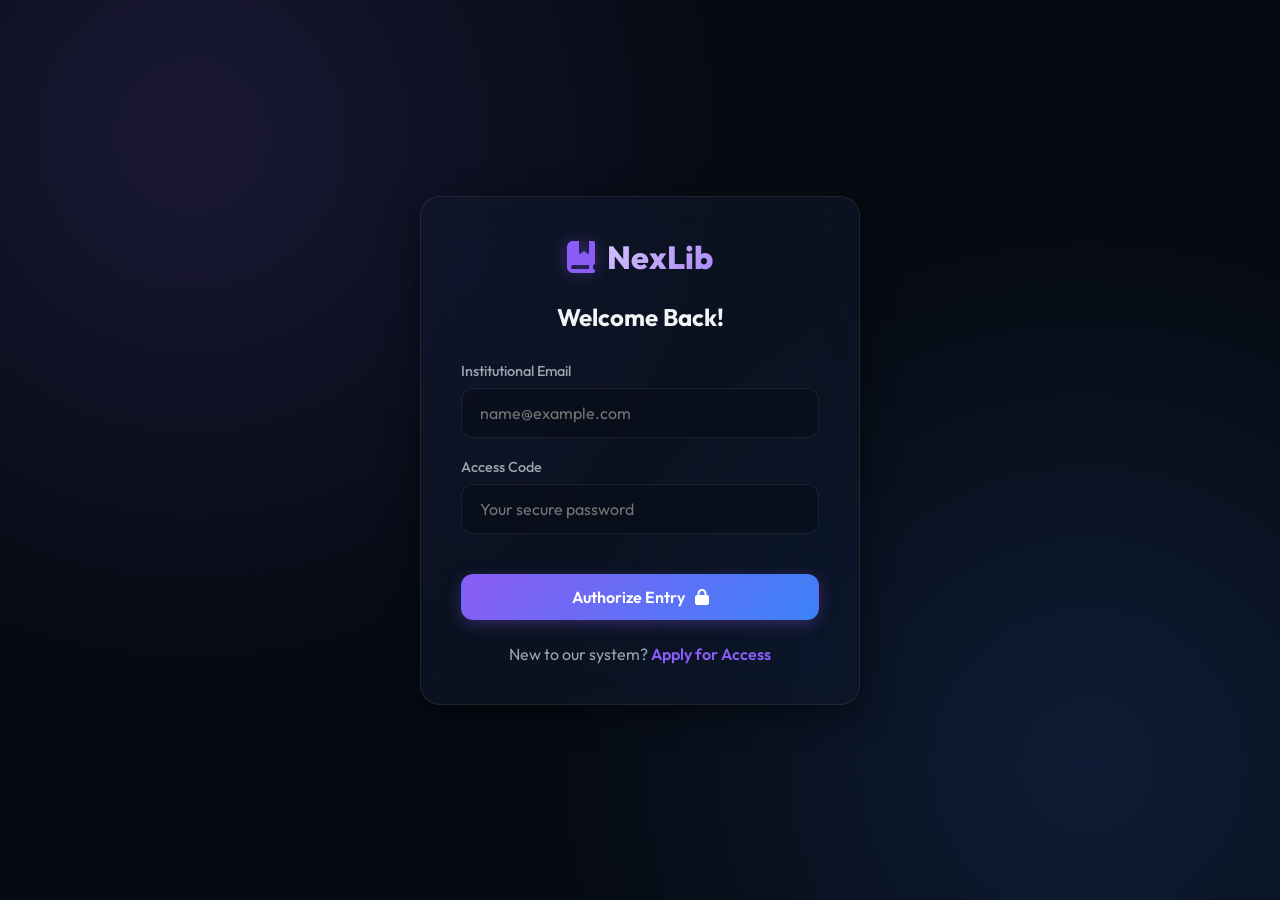
<file: Amit/frontend/issue.html>
<!DOCTYPE html>
<html lang="en">
<head>
    <meta charset="UTF-8">
    <meta name="viewport" content="width=device-width, initial-scale=1.0">
    <title>NexLib | Loan Protocol</title>
    <link rel="stylesheet" href="style.css">
</head>
<body class="app-layout">
    <nav class="sidebar glass" id="sidebar-container"></nav>

    <main class="content">
        <header class="page-header">
            <div class="page-title">
                <h1>Loan Authorization</h1>
                <p>Register a new book loan protocol for yourself or a student.</p>
            </div>
            <div class="user-profile" id="header-profile" style="display: flex; align-items: center; gap: 15px;"></div>
        </header>

        <section class="glass" style="max-width: 700px; margin: 0 auto; padding: 60px;">
            <div class="sidebar-brand" style="justify-content: center; font-size: 2.5rem; margin-bottom: 40px; border-bottom: 1px solid var(--glass-border); padding-bottom: 30px;">
                <i class="fas fa-file-signature"></i>
                <span>NexProtocol</span>
            </div>
            
            <form id="issue-form">
                <div class="form-group" id="student-group" style="display: none;">
                    <label>Select Recipient (Student)</label>
                    <div class="search-wrapper" style="max-width: 100%;">
                        <i class="fas fa-users-viewfinder"></i>
                        <select id="issue-student" class="form-control" required style="padding-left: 50px;">
                            <option value="">Querying database...</option>
                        </select>
                    </div>
                </div>

                <div class="form-group">
                    <label>Select Asset (Book Title)</label>
                    <div class="search-wrapper" style="max-width: 100%;">
                        <i class="fas fa-book-bookmark"></i>
                        <select id="issue-book" class="form-control" required style="padding-left: 50px;">
                            <option value="">Analyzing catalog...</option>
                        </select>
                    </div>
                </div>
                
                <div style="background: rgba(139, 92, 246, 0.05); padding: 30px; border-radius: 20px; border: 1px solid rgba(139, 92, 246, 0.15); margin-top: 30px;">
                    <h4 style="color: var(--primary); margin-bottom: 15px; font-weight: 700;"><i class="fas fa-shield-halved"></i> Institutional Loan Policy</h4>
                    <ul style="list-style: none; color: var(--text-muted); font-size: 0.9rem; line-height: 1.8;">
                        <li><i class="fas fa-check" style="color:var(--accent);"></i> Standard loan duration: <strong>7 Days</strong></li>
                        <li><i class="fas fa-check" style="color:var(--accent);"></i> Overdue fine rate: <strong>₹10 Per Day</strong></li>
                        <li><i class="fas fa-check" style="color:var(--accent);"></i> Asset must be returned in original condition.</li>
                    </ul>
                </div>

                <div style="display: flex; gap: 20px; margin-top: 50px;">
                    <button type="submit" class="btn btn-primary" style="flex: 2; padding: 18px;">Authorize & Sign <i class="fas fa-signature"></i></button>
                    <button type="button" class="btn btn-glass" onclick="window.history.back()" style="flex: 1; padding: 18px;">Discard</button>
                </div>
            </form>
        </section>
    </main>

    <div id="toast-container"></div>
    <script src="app.js"></script>
    <script>
        document.addEventListener('DOMContentLoaded', async () => {
            const role = checkAuth();
            if (role === 'admin') {
                document.getElementById('student-group').style.display = 'block';
                const users = await fetchApi('/users');
                const studentSelect = document.getElementById('issue-student');
                if (users) {
                    studentSelect.innerHTML = '<option value="">Search student record...</option>' + 
                        users.filter(u => u.role === 'student').map(u => `<option value="${u.id}">${u.name} (${u.email})</option>`).join('');
                }
            }
            
            const books = await fetchApi('/books/available');
            const bookSelect = document.getElementById('issue-book');
            if (books) {
                bookSelect.innerHTML = '<option value="">Find available asset...</option>' + 
                    books.map(b => `<option value="${b.id}">${b.title} [${b.quantity} In Stock]</option>`).join('');
            }
        });

        document.getElementById('issue-form').addEventListener('submit', async (e) => {
            e.preventDefault();
            const bookId = parseInt(document.getElementById('issue-book').value);
            const studentId = document.getElementById('issue-student') ? parseInt(document.getElementById('issue-student').value) : null;
            
            const res = await fetchApi('/issue', 'POST', { book_id: bookId, user_id: studentId });
            if (res) {
                showToast('Protocol Activated. Asset Loan Signed.', 'success');
                setTimeout(() => window.location.href = (sessionStorage.getItem('role') === 'admin' ? 'admin_dashboard.html' : 'student_dashboard.html'), 1500);
            }
        });
    </script>
</body>
</html>
</file>
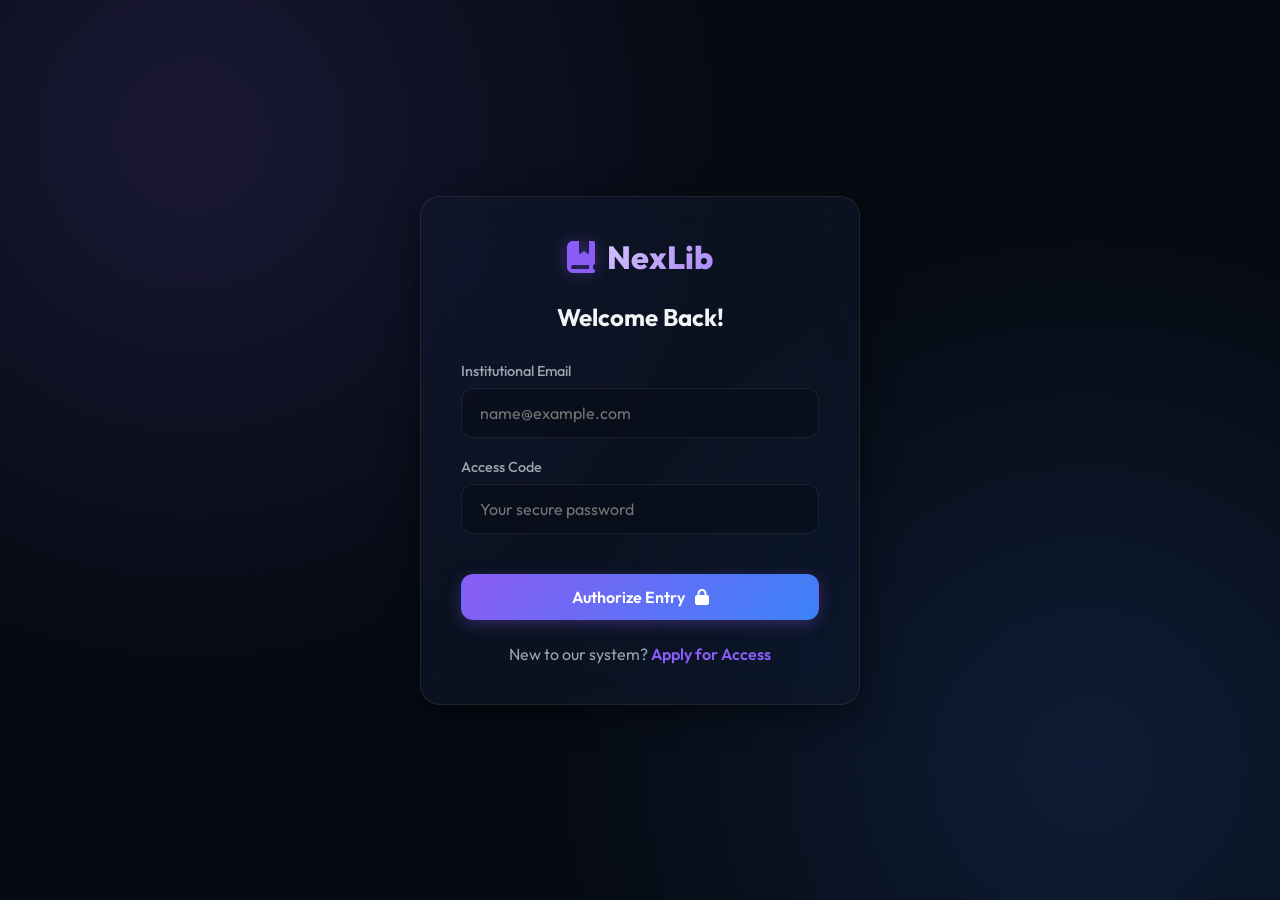
<file: Amit/frontend/login.html>
<!DOCTYPE html>
<html lang="en">
<head>
    <meta charset="UTF-8">
    <meta name="viewport" content="width=device-width, initial-scale=1.0">
    <title>NexLib | Unlock Library</title>
    <link rel="stylesheet" href="style.css">
</head>
<body class="auth-container">
    <div class="auth-card glass" style="max-width: 480px; padding: 60px;">
        <div class="sidebar-brand" style="justify-content: center; font-size: 2rem; margin-bottom: 25px;">
            <i class="fas fa-book-bookmark"></i>
            <span>NexLib</span>
        </div>
        <h2 style="font-weight: 700; margin-bottom: 30px; text-align: center;">Welcome Back!</h2>
        <form id="login-form">
            <div class="form-group">
                <label>Institutional Email</label>
                <input type="email" class="form-control" id="login-email" required placeholder="name@example.com">
            </div>
            <div class="form-group">
                <label>Access Code</label>
                <input type="password" class="form-control" id="login-password" required placeholder="Your secure password">
            </div>
            <button type="submit" class="btn btn-primary" style="width: 100%; margin-top: 20px;">Authorize Entry <i class="fas fa-lock"></i></button>
        </form>
        <p class="mt-4 text-center" style="font-size: 1rem; color: var(--text-muted); margin-top: 1.5rem;">
            New to our system? <a href="register.html" style="color: var(--primary); text-decoration: none; font-weight: 600;">Apply for Access</a>
        </p>
    </div>
    <div id="toast-container"></div>
    <script src="app.js"></script>
    <script>
        document.getElementById('login-form').addEventListener('submit', async (e) => {
            e.preventDefault();
            const email = document.getElementById('login-email').value;
            const password = document.getElementById('login-password').value;
            
            try {
                const response = await fetch('http://127.0.0.1:8000/login', {
                    method: 'POST',
                    headers: { 'Content-Type': 'application/json' },
                    body: JSON.stringify({ email, password })
                });
                
                const data = await response.json();
                if (response.ok) {
                    sessionStorage.setItem('token', data.access_token);
                    sessionStorage.setItem('role', data.role);
                    showToast('Access Granted! Synchronizing profile...', 'success');
                    setTimeout(() => window.location.href = data.role === 'admin' ? 'admin_dashboard.html' : 'student_dashboard.html', 1500);
                } else {
                    showToast(data.detail || 'Access Denied: Invalid Credentials', 'danger');
                }
            } catch (err) {
                showToast('Library Core Offline: Connection Failed', 'danger');
            }
        });
    </script>
</body>
</html>
</file>
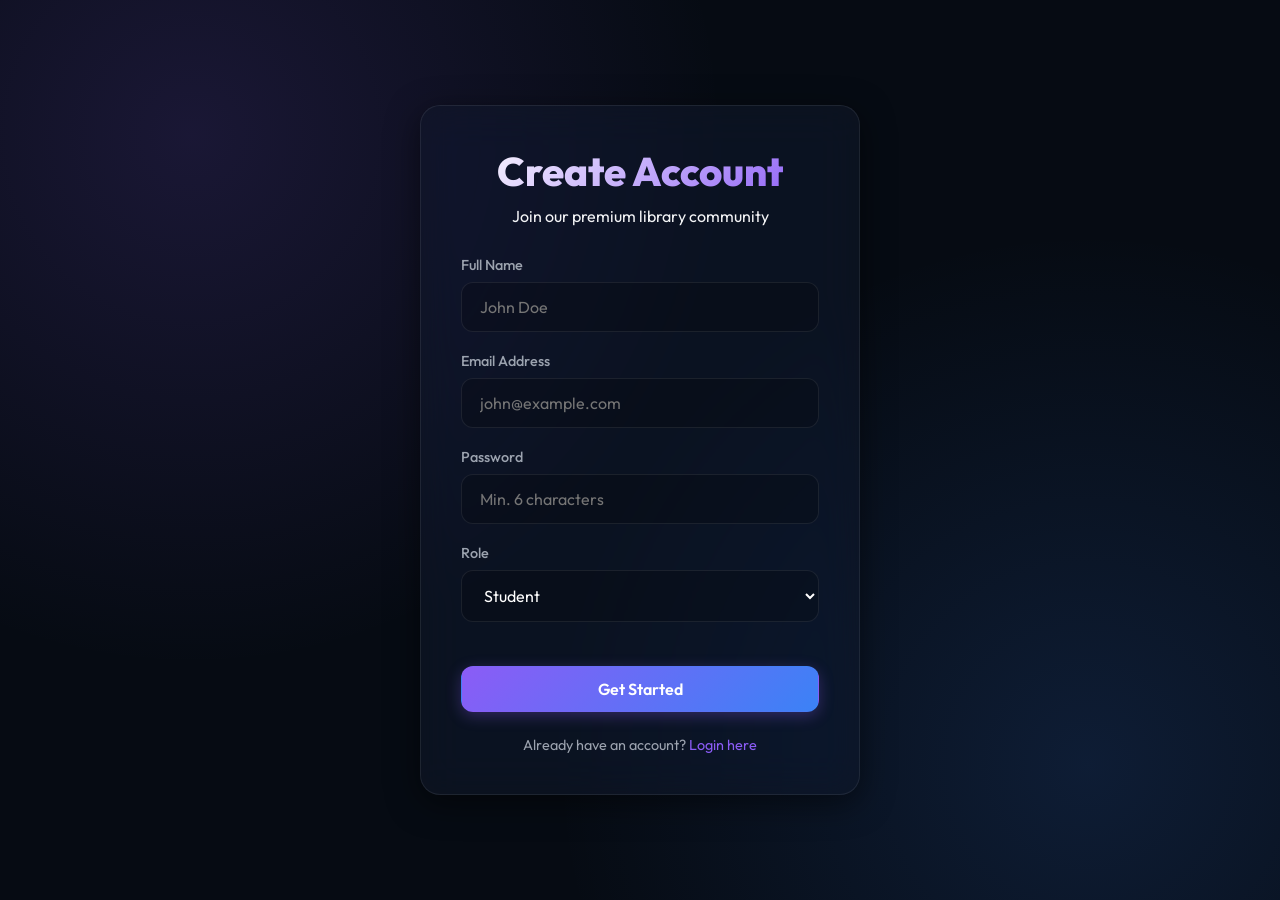
<file: Amit/frontend/register.html>
<!DOCTYPE html>
<html lang="en">
<head>
    <meta charset="UTF-8">
    <meta name="viewport" content="width=device-width, initial-scale=1.0">
    <title>NexLib | Register Account</title>
    <link rel="stylesheet" href="style.css">
</head>
<body class="auth-container">
    <div class="auth-card glass">
        <header class="auth-header">
            <h1>Create Account</h1>
            <p>Join our premium library community</p>
        </header>
        <form id="register-form">
            <div class="form-group">
                <label>Full Name</label>
                <input type="text" class="form-control" id="reg-name" required placeholder="John Doe">
            </div>
            <div class="form-group">
                <label>Email Address</label>
                <input type="email" class="form-control" id="reg-email" required placeholder="john@example.com">
            </div>
            <div class="form-group">
                <label>Password</label>
                <input type="password" class="form-control" id="reg-password" required placeholder="Min. 6 characters">
            </div>
            <div class="form-group">
                <label>Role</label>
                <select id="reg-role" class="form-control">
                    <option value="student">Student</option>
                    <option value="admin">Admin</option>
                </select>
            </div>
            <button type="submit" class="btn btn-primary w-full mt-4" style="width: 100%;">Get Started</button>
        </form>
        <p class="mt-4 text-center" style="font-size: 0.9rem; color: var(--text-muted);">
            Already have an account? <a href="login.html" style="color: var(--primary); text-decoration: none;">Login here</a>
        </p>
    </div>
    <div id="toast-container"></div>
    <script src="app.js"></script>
    <script>
        document.getElementById('register-form').addEventListener('submit', async (e) => {
            e.preventDefault();
            const payload = {
                name: document.getElementById('reg-name').value,
                email: document.getElementById('reg-email').value,
                password: document.getElementById('reg-password').value,
                role: document.getElementById('reg-role').value
            };
            
            try {
                const res = await fetch('http://127.0.0.1:8000/register', {
                    method: 'POST',
                    headers: { 'Content-Type': 'application/json' },
                    body: JSON.stringify(payload)
                });
                
                const data = await res.json();
                if (res.ok) {
                    showToast('Account created! Logging you in...', 'success');
                    // Automatically log in
                    const loginRes = await fetch('http://127.0.0.1:8000/login', {
                        method: 'POST',
                        headers: { 'Content-Type': 'application/json' },
                        body: JSON.stringify({ email: payload.email, password: payload.password })
                    });

                    const loginData = await loginRes.json();
                    if (loginRes.ok) {
                        sessionStorage.setItem('token', loginData.access_token);
                        sessionStorage.setItem('role', loginData.role);
                        setTimeout(() => {
                           window.location.href = loginData.role === 'admin' ? 'admin_dashboard.html' : 'student_dashboard.html';
                        }, 1000);
                    }
                } else {
                    showToast(data.detail || 'Registration failed', 'danger');
                }
            } catch (err) {
                showToast('API unreachable.', 'danger');
            }
        });
    </script>
</body>
</html>
</file>
<file: frontend/style.css>
@import url('https://fonts.googleapis.com/css2?family=Outfit:wght@300;400;500;600;700;800&display=swap');
@import url('https://cdnjs.cloudflare.com/ajax/libs/font-awesome/6.4.0/css/all.min.css');

:root {
  --bg-color: #060b13;
  --card-bg: rgba(17, 24, 39, 0.6);
  --primary: #8b5cf6;
  --primary-glow: rgba(139, 92, 246, 0.4);
  --secondary: #3b82f6;
  --accent: #10b981;
  --danger: #f43f5e;
  --warning: #f59e0b;
  --text-main: #f3f4f6;
  --text-muted: #9ca3af;
  --sidebar-width: 280px;
  --glass-border: rgba(255, 255, 255, 0.08);
  --glass-shadow: 0 8px 32px 0 rgba(0, 0, 0, 0.5);
  --transition: all 0.4s cubic-bezier(0.16, 1, 0.3, 1);
  --font-family: 'Outfit', sans-serif;
}

* {
  margin: 0;
  padding: 0;
  box-sizing: border-box;
  font-family: var(--font-family);
}

html, body {
  height: 100%;
  width: 100%;
}

body {
  background-color: var(--bg-color);
  color: var(--text-main);
  min-height: 100vh;
  overflow-x: hidden;
  background-image: 
    radial-gradient(circle at 15% 15%, rgba(139, 92, 246, 0.15) 0%, transparent 40%),
    radial-gradient(circle at 85% 85%, rgba(59, 130, 246, 0.15) 0%, transparent 40%);
  background-attachment: fixed;
}

/* Auth Pages Centering - THIS IS VITAL */
.auth-container {
  display: flex !important;
  justify-content: center !important;
  align-items: center !important;
  min-height: 100vh;
  width: 100%;
  padding: 40px 20px;
}

.auth-card {
  width: 100% !important;
  max-width: 440px !important;
  padding: 40px !important;
  display: flex;
  flex-direction: column;
}

.auth-header {
  text-align: center;
  margin-bottom: 30px;
}

.auth-header h1 {
  font-size: 2.5rem;
  font-weight: 800;
  margin-bottom: 10px;
  background: linear-gradient(135deg, #fff, var(--primary));
  background-clip: text;
  -webkit-background-clip: text;
  -webkit-text-fill-color: transparent;
}

/* Glassmorphism utility */
.glass {
  background: var(--card-bg);
  backdrop-filter: blur(20px) saturate(180%);
  -webkit-backdrop-filter: blur(20px) saturate(180%);
  border: 1px solid var(--glass-border);
  box-shadow: var(--glass-shadow);
  border-radius: 20px;
  transition: var(--transition);
}

.glass:hover {
  border-color: rgba(255, 255, 255, 0.15);
  transform: translateY(-2px);
}

/* Forms - Strictly Vertical */
form {
  display: flex !important;
  flex-direction: column !important;
  width: 100%;
}

.form-group {
  margin-bottom: 20px;
  width: 100%;
  display: block;
}

.form-group label {
  display: block !important;
  margin-bottom: 8px;
  color: var(--text-muted);
  font-size: 0.9rem;
  font-weight: 500;
}

.form-control {
  width: 100% !important;
  display: block !important;
  padding: 14px 18px;
  background: rgba(0, 0, 0, 0.2);
  border: 1px solid var(--glass-border);
  border-radius: 12px;
  color: #fff;
  font-size: 1rem;
  transition: var(--transition);
}

.form-control:focus {
  outline: none;
  border-color: var(--primary);
  background: rgba(0, 0, 0, 0.3);
  box-shadow: 0 0 0 4px rgba(139, 92, 246, 0.15);
}

/* Sidebar Navigation */
nav.sidebar {
  width: var(--sidebar-width);
  height: 100vh;
  position: fixed;
  left: 0;
  top: 0;
  padding: 40px 24px;
  display: flex;
  flex-direction: column;
  z-index: 1000;
  border-right: 1px solid var(--glass-border);
}

.sidebar-brand {
  font-size: 1.8rem;
  font-weight: 800;
  margin-bottom: 50px;
  display: flex;
  align-items: center;
  gap: 12px;
  background: linear-gradient(135deg, #fff, var(--primary));
  background-clip: text;
  -webkit-background-clip: text;
  -webkit-text-fill-color: transparent;
}

.sidebar-brand i {
  -webkit-text-fill-color: var(--primary);
  filter: drop-shadow(0 0 8px var(--primary-glow));
}

.nav-menu {
  list-style: none;
  flex-grow: 1;
}

.nav-item { margin-bottom: 8px; }

.nav-link {
  text-decoration: none;
  color: var(--text-muted);
  display: flex;
  align-items: center;
  gap: 14px;
  padding: 14px 20px;
  border-radius: 14px;
  transition: var(--transition);
  font-weight: 500;
  font-size: 1.05rem;
}

.nav-link i { font-size: 1.2rem; width: 24px; text-align: center; transition: var(--transition); }

.nav-link:hover, .nav-link.active {
  background: rgba(139, 92, 246, 0.12);
  color: #fff;
}

.nav-link.active i { color: var(--primary); }

/* Main Content */
main.content {
  margin-left: var(--sidebar-width);
  padding: 40px 50px;
  max-width: 1600px;
  width: calc(100% - var(--sidebar-width));
}

.page-header {
  margin-bottom: 40px;
  display: flex;
  justify-content: space-between;
  align-items: flex-end;
}

.page-title h1 {
  font-size: 2.2rem;
  font-weight: 700;
  margin-bottom: 8px;
}

.page-title p { color: var(--text-muted); font-size: 1.1rem; }

/* Dashboard Cards */
.stats-container {
  display: grid;
  grid-template-columns: repeat(auto-fit, minmax(260px, 1fr));
  gap: 30px;
  margin-bottom: 50px;
}

.stat-card {
  padding: 24px;
  display: flex;
  align-items: center;
  gap: 20px;
}

.stat-icon {
  width: 54px;
  height: 54px;
  border-radius: 14px;
  display: flex;
  align-items: center;
  justify-content: center;
  font-size: 1.3rem;
}

.stat-info .label { color: var(--text-muted); font-size: 0.9rem; display: block; margin-bottom: 2px; }
.stat-info .value { font-size: 1.8rem; font-weight: 800; display: block; }

/* Buttons */
.btn {
  padding: 12px 24px;
  border-radius: 12px;
  border: 1px solid transparent;
  font-weight: 600;
  font-size: 1rem;
  cursor: pointer;
  transition: var(--transition);
  display: inline-flex;
  align-items: center;
  justify-content: center;
  gap: 10px;
}

.btn-primary {
  background: linear-gradient(135deg, var(--primary), var(--secondary));
  color: white;
  box-shadow: 0 4px 15px rgba(139, 92, 246, 0.3);
}

.btn-primary:hover {
  transform: translateY(-3px) scale(1.02);
  box-shadow: 0 8px 25px rgba(139, 92, 246, 0.5);
}

.btn-glass {
  background: rgba(255, 255, 255, 0.05);
  border-color: var(--glass-border);
  color: #fff;
}

/* Tables */
.table-card { padding: 24px; }
table { width: 100%; border-collapse: separate; border-spacing: 0 10px; }
th { padding: 12px 20px; text-align: left; color: var(--text-muted); font-weight: 600; font-size: 0.8rem; }
td { padding: 16px 20px; background: rgba(255, 255, 255, 0.02); }
td:first-child { border-radius: 12px 0 0 12px; }
td:last-child { border-radius: 0 12px 12px 0; }

/* Grid for Books */
.books-grid {
  display: grid;
  grid-template-columns: repeat(auto-fill, minmax(280px, 1fr));
  gap: 30px;
}

.book-card {
  padding: 20px;
  display: flex;
  flex-direction: column;
}

.book-card-cover {
  width: 100%;
  height: 350px;
  border-radius: 10px;
  object-fit: cover;
  margin-bottom: 15px;
}

/* Toast */
#toast-container { position: fixed; bottom: 30px; right: 30px; z-index: 9999; }
.toast {
  padding: 16px 22px;
  border-radius: 14px;
  background: var(--card-bg);
  backdrop-filter: blur(12px);
  border: 1px solid var(--glass-border);
  color: #fff;
  margin-top: 12px;
  display: flex; align-items: center; gap: 12px;
  box-shadow: var(--glass-shadow);
  animation: toastIn 0.4s ease-out;
}

@keyframes toastIn { from { transform: translateX(20px); opacity: 0; } to { transform: translateX(0); opacity: 1; } }

/* Utility */
.text-center { text-align: center; }
.mt-4 { margin-top: 1.5rem; }
.mb-4 { margin-bottom: 1.5rem; }

@media (max-width: 1024px) {
  nav.sidebar { width: 80px; padding: 20px 10px; }
  .sidebar-brand span, .nav-link span { display: none; }
  main.content { margin-left: 80px; width: calc(100% - 80px); padding: 30px 20px; }
}

/* Right-Side Drawer Protocol */
.modal-overlay {
  position: fixed;
  top: 0; left: 0; right: 0; bottom: 0;
  background: rgba(2, 6, 23, 0.4);
  backdrop-filter: blur(8px);
  display: none;
  justify-content: flex-end; /* FIX: Align to the right side as requested */
  align-items: stretch;
  z-index: 5000;
}

.modal-content {
  width: 100%;
  max-width: 500px;
  background: var(--card-bg) !important;
  backdrop-filter: blur(40px) saturate(180%) !important;
  border-left: 1px solid var(--glass-border) !important;
  padding: 50px !important;
  height: 100% !important;
  box-shadow: -10px 0 30px rgba(0,0,0,0.5);
  animation: drawerSlide 0.5s cubic-bezier(0.16, 1, 0.3, 1);
  display: flex !important;
  flex-direction: column !important;
  overflow-y: auto !important;
  border-radius: 0px !important;
}

@keyframes drawerSlide {
  from { transform: translateX(100%); opacity: 0; }
  to { transform: translateX(0); opacity: 1; }
}
</file>
<file: Amit/frontend/style.css>
@import url('https://fonts.googleapis.com/css2?family=Outfit:wght@300;400;500;600;700;800&display=swap');
@import url('https://cdnjs.cloudflare.com/ajax/libs/font-awesome/6.4.0/css/all.min.css');

:root {
  --bg-color: #060b13;
  --card-bg: rgba(17, 24, 39, 0.6);
  --primary: #8b5cf6;
  --primary-glow: rgba(139, 92, 246, 0.4);
  --secondary: #3b82f6;
  --accent: #10b981;
  --danger: #f43f5e;
  --warning: #f59e0b;
  --text-main: #f3f4f6;
  --text-muted: #9ca3af;
  --sidebar-width: 280px;
  --glass-border: rgba(255, 255, 255, 0.08);
  --glass-shadow: 0 8px 32px 0 rgba(0, 0, 0, 0.5);
  --transition: all 0.4s cubic-bezier(0.16, 1, 0.3, 1);
  --font-family: 'Outfit', sans-serif;
}

* {
  margin: 0;
  padding: 0;
  box-sizing: border-box;
  font-family: var(--font-family);
}

html, body {
  height: 100%;
  width: 100%;
}

body {
  background-color: var(--bg-color);
  color: var(--text-main);
  min-height: 100vh;
  overflow-x: hidden;
  background-image: 
    radial-gradient(circle at 15% 15%, rgba(139, 92, 246, 0.15) 0%, transparent 40%),
    radial-gradient(circle at 85% 85%, rgba(59, 130, 246, 0.15) 0%, transparent 40%);
  background-attachment: fixed;
}

/* Auth Pages Centering - THIS IS VITAL */
.auth-container {
  display: flex !important;
  justify-content: center !important;
  align-items: center !important;
  min-height: 100vh;
  width: 100%;
  padding: 40px 20px;
}

.auth-card {
  width: 100% !important;
  max-width: 440px !important;
  padding: 40px !important;
  display: flex;
  flex-direction: column;
}

.auth-header {
  text-align: center;
  margin-bottom: 30px;
}

.auth-header h1 {
  font-size: 2.5rem;
  font-weight: 800;
  margin-bottom: 10px;
  background: linear-gradient(135deg, #fff, var(--primary));
  background-clip: text;
  -webkit-background-clip: text;
  -webkit-text-fill-color: transparent;
}

/* Glassmorphism utility */
.glass {
  background: var(--card-bg);
  backdrop-filter: blur(20px) saturate(180%);
  -webkit-backdrop-filter: blur(20px) saturate(180%);
  border: 1px solid var(--glass-border);
  box-shadow: var(--glass-shadow);
  border-radius: 20px;
  transition: var(--transition);
}

.glass:hover {
  border-color: rgba(255, 255, 255, 0.15);
  transform: translateY(-2px);
}

/* Forms - Strictly Vertical */
form {
  display: flex !important;
  flex-direction: column !important;
  width: 100%;
}

.form-group {
  margin-bottom: 20px;
  width: 100%;
  display: block;
}

.form-group label {
  display: block !important;
  margin-bottom: 8px;
  color: var(--text-muted);
  font-size: 0.9rem;
  font-weight: 500;
}

.form-control {
  width: 100% !important;
  display: block !important;
  padding: 14px 18px;
  background: rgba(0, 0, 0, 0.2);
  border: 1px solid var(--glass-border);
  border-radius: 12px;
  color: #fff;
  font-size: 1rem;
  transition: var(--transition);
}

.form-control:focus {
  outline: none;
  border-color: var(--primary);
  background: rgba(0, 0, 0, 0.3);
  box-shadow: 0 0 0 4px rgba(139, 92, 246, 0.15);
}

/* Sidebar Navigation */
nav.sidebar {
  width: var(--sidebar-width);
  height: 100vh;
  position: fixed;
  left: 0;
  top: 0;
  padding: 40px 24px;
  display: flex;
  flex-direction: column;
  z-index: 1000;
  border-right: 1px solid var(--glass-border);
}

.sidebar-brand {
  font-size: 1.8rem;
  font-weight: 800;
  margin-bottom: 50px;
  display: flex;
  align-items: center;
  gap: 12px;
  background: linear-gradient(135deg, #fff, var(--primary));
  background-clip: text;
  -webkit-background-clip: text;
  -webkit-text-fill-color: transparent;
}

.sidebar-brand i {
  -webkit-text-fill-color: var(--primary);
  filter: drop-shadow(0 0 8px var(--primary-glow));
}

.nav-menu {
  list-style: none;
  flex-grow: 1;
}

.nav-item { margin-bottom: 8px; }

.nav-link {
  text-decoration: none;
  color: var(--text-muted);
  display: flex;
  align-items: center;
  gap: 14px;
  padding: 14px 20px;
  border-radius: 14px;
  transition: var(--transition);
  font-weight: 500;
  font-size: 1.05rem;
}

.nav-link i { font-size: 1.2rem; width: 24px; text-align: center; transition: var(--transition); }

.nav-link:hover, .nav-link.active {
  background: rgba(139, 92, 246, 0.12);
  color: #fff;
}

.nav-link.active i { color: var(--primary); }

/* Main Content */
main.content {
  margin-left: var(--sidebar-width);
  padding: 40px 50px;
  max-width: 1600px;
  width: calc(100% - var(--sidebar-width));
}

.page-header {
  margin-bottom: 40px;
  display: flex;
  justify-content: space-between;
  align-items: flex-end;
}

.page-title h1 {
  font-size: 2.2rem;
  font-weight: 700;
  margin-bottom: 8px;
}

.page-title p { color: var(--text-muted); font-size: 1.1rem; }

/* Dashboard Cards */
.stats-container {
  display: grid;
  grid-template-columns: repeat(auto-fit, minmax(260px, 1fr));
  gap: 30px;
  margin-bottom: 50px;
}

.stat-card {
  padding: 24px;
  display: flex;
  align-items: center;
  gap: 20px;
}

.stat-icon {
  width: 54px;
  height: 54px;
  border-radius: 14px;
  display: flex;
  align-items: center;
  justify-content: center;
  font-size: 1.3rem;
}

.stat-info .label { color: var(--text-muted); font-size: 0.9rem; display: block; margin-bottom: 2px; }
.stat-info .value { font-size: 1.8rem; font-weight: 800; display: block; }

/* Buttons */
.btn {
  padding: 12px 24px;
  border-radius: 12px;
  border: 1px solid transparent;
  font-weight: 600;
  font-size: 1rem;
  cursor: pointer;
  transition: var(--transition);
  display: inline-flex;
  align-items: center;
  justify-content: center;
  gap: 10px;
}

.btn-primary {
  background: linear-gradient(135deg, var(--primary), var(--secondary));
  color: white;
  box-shadow: 0 4px 15px rgba(139, 92, 246, 0.3);
}

.btn-primary:hover {
  transform: translateY(-3px) scale(1.02);
  box-shadow: 0 8px 25px rgba(139, 92, 246, 0.5);
}

.btn-glass {
  background: rgba(255, 255, 255, 0.05);
  border-color: var(--glass-border);
  color: #fff;
}

/* Tables */
.table-card { padding: 24px; }
table { width: 100%; border-collapse: separate; border-spacing: 0 10px; }
th { padding: 12px 20px; text-align: left; color: var(--text-muted); font-weight: 600; font-size: 0.8rem; }
td { padding: 16px 20px; background: rgba(255, 255, 255, 0.02); }
td:first-child { border-radius: 12px 0 0 12px; }
td:last-child { border-radius: 0 12px 12px 0; }

/* Grid for Books */
.books-grid {
  display: grid;
  grid-template-columns: repeat(auto-fill, minmax(280px, 1fr));
  gap: 30px;
}

.book-card {
  padding: 20px;
  display: flex;
  flex-direction: column;
}

.book-card-cover {
  width: 100%;
  height: 350px;
  border-radius: 10px;
  object-fit: cover;
  margin-bottom: 15px;
}

/* Toast */
#toast-container { position: fixed; bottom: 30px; right: 30px; z-index: 9999; }
.toast {
  padding: 16px 22px;
  border-radius: 14px;
  background: var(--card-bg);
  backdrop-filter: blur(12px);
  border: 1px solid var(--glass-border);
  color: #fff;
  margin-top: 12px;
  display: flex; align-items: center; gap: 12px;
  box-shadow: var(--glass-shadow);
  animation: toastIn 0.4s ease-out;
}

@keyframes toastIn { from { transform: translateX(20px); opacity: 0; } to { transform: translateX(0); opacity: 1; } }

/* Utility */
.text-center { text-align: center; }
.mt-4 { margin-top: 1.5rem; }
.mb-4 { margin-bottom: 1.5rem; }

@media (max-width: 1024px) {
  nav.sidebar { width: 80px; padding: 20px 10px; }
  .sidebar-brand span, .nav-link span { display: none; }
  main.content { margin-left: 80px; width: calc(100% - 80px); padding: 30px 20px; }
}

/* Right-Side Drawer Protocol */
.modal-overlay {
  position: fixed;
  top: 0; left: 0; right: 0; bottom: 0;
  background: rgba(2, 6, 23, 0.4);
  backdrop-filter: blur(8px);
  display: none;
  justify-content: flex-end; /* FIX: Align to the right side as requested */
  align-items: stretch;
  z-index: 5000;
}

.modal-content {
  width: 100%;
  max-width: 500px;
  background: var(--card-bg) !important;
  backdrop-filter: blur(40px) saturate(180%) !important;
  border-left: 1px solid var(--glass-border) !important;
  padding: 50px !important;
  height: 100% !important;
  box-shadow: -10px 0 30px rgba(0,0,0,0.5);
  animation: drawerSlide 0.5s cubic-bezier(0.16, 1, 0.3, 1);
  display: flex !important;
  flex-direction: column !important;
  overflow-y: auto !important;
  border-radius: 0px !important;
}

@keyframes drawerSlide {
  from { transform: translateX(100%); opacity: 0; }
  to { transform: translateX(0); opacity: 1; }
}
</file>
